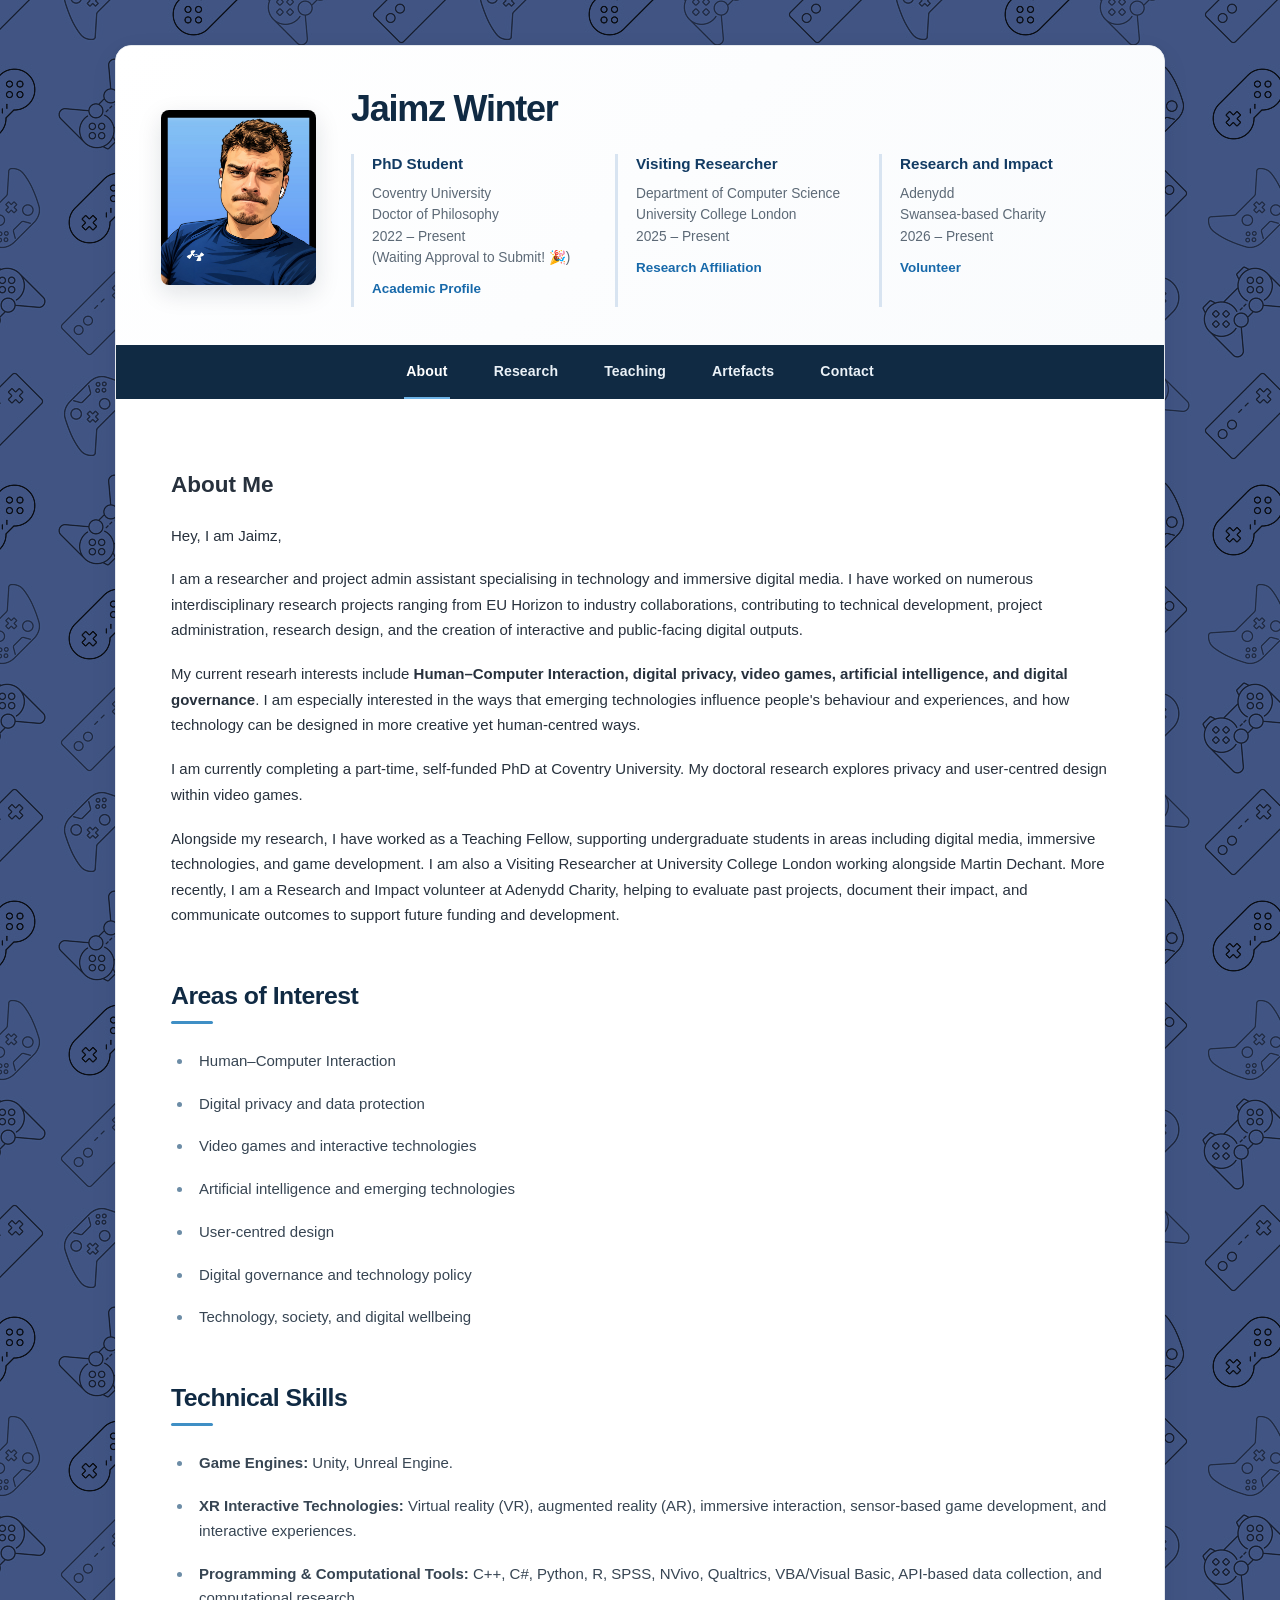
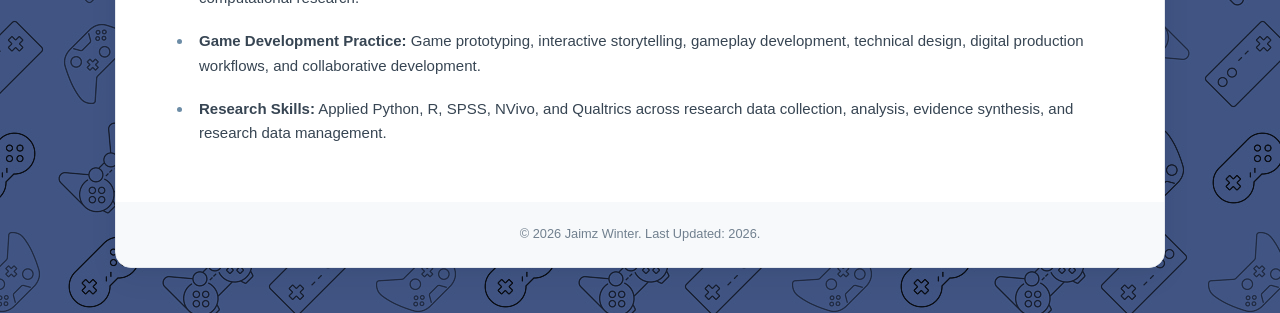
<file: index.html>
<!DOCTYPE html>
<html lang="en">
<head>
    <meta charset="UTF-8">
    <meta http-equiv="X-UA-Compatible" content="IE=edge">
    <meta name="viewport" content="width=device-width, initial-scale=1">

    <title>Jaimz Winter</title>

    <link rel="stylesheet" href="./Research.css">
</head>

<body class="preload">

<main>

    <!-- Navigation -->
    <header class="header-container">

        <nav class="header-nav-container">

            <input
                id="hamburger-menu"
                type="checkbox"
                class="header-nav-checkbox"
            >

            <label for="hamburger-menu" class="header-nav-label">
                <span class="hamburger">
                    <span class="icon-bar top-bar"></span>
                    <span class="icon-bar middle-bar"></span>
                    <span class="icon-bar bottom-bar"></span>
                </span>
            </label>

            <div class="header-nav-image-container">
                <img
                    src="images/profile.jpg"
                    alt="Profile picture of Jaimz Winter"
                >
            </div>

            <div class="header-nav-wrapper">
                        <a href="./index.html" class="active"> About</a>
                        <a href="./Research.html">Research </a>
                        <a href="./Teaching.html">Teaching</a>
                        <a href="./Artefacts.html">Artefacts</a>
                        <a href="./Contact.html">Contact</a>
                    </div>

        </nav>


            <!-- Header -->
                <div class="header-top-container">

                    <div class="header-top-image-container">
                        <img
                            src="images/profile.jpg"
                            alt="Profile Picture of Jaimz Winter"
                        >
                    </div>

                    <div class="header-top-content-container">

                        <h1>Jaimz Winter</h1>

                        <div class="header-affiliations-container">

                              <div class="affiliation-block">

                                <strong class="affiliation-title">
                                    PhD Student
                                </strong>

                                <p>
                                    Coventry University<br>
                                    Doctor of Philosophy<br>
                                    2022 – Present <br>
                                    (Waiting Approval to Submit! 🎉)
                                </p>

                                <p class="department-link">
                                    <a
                                        href="https://scholar.google.com/citations?user=lIaf_-cAAAAJ&hl=en"
                                        target="_blank"
                                        rel="noopener noreferrer"
                                    >
                                        Academic Profile
                                    </a>
                                </p>

                            </div>


                            <div class="affiliation-block">

                                <strong class="affiliation-title">
                                    Visiting Researcher
                                </strong>

                                <p>
                                    Department of Computer Science<br>
                                    University College London<br>
                                    2025 – Present
                                </p>

                              <p class="department-link">
                                    <a
                                        href="https://www.ucl.ac.uk/uclic/"
                                        target="_blank"
                                        rel="noopener noreferrer"
                                    >
                                        Research Affiliation
                                    </a>
                                </p>

                            </div>


                            <div class="affiliation-block">

                                <strong class="affiliation-title">
                                   Research and Impact 
                                </strong>

                                <p>
                                    Adenydd<br>
                                    Swansea-based Charity <br>
                                    2026 – Present
                                </p>

                                <p class="department-link">
                                    <a
                                        href="https://adenydd.org/"
                                        target="_blank"
                                        rel="noopener noreferrer"
                                    >
                                        Volunteer
                                    </a>
                                </p>

                            </div>

                        </div>

                    </div>

                </div>

            </header>


            

    <!-- About -->
    <div class="content-container">

        <section>

            <div class="about-top-container">

                <div class="about-top-text-container">
<h1 class="title">
                About Me
            </h1>
                    <p>
                        Hey, I am Jaimz, 
                    </p>

                    <p>
                        
    I am a researcher and project admin assistant specialising in technology and
                    immersive digital media. I have worked on numerous
                    interdisciplinary research projects ranging from EU
                    Horizon to industry collaborations, contributing to
                    technical development, project administration, research design, and the creation
                    of interactive and public-facing digital outputs.
                    <p>
                        My current researh interests include
                        <strong>Human–Computer Interaction, digital privacy,
                        video games, artificial intelligence, and digital
                        governance</strong>.
                        I am especially interested in the ways that emerging
                        technologies influence people's behaviour and
                        experiences, and how technology can be designed in
                        more creative yet human-centred ways.
                    </p>

                    <p>
                        I am currently completing a part-time, self-funded
                        PhD at Coventry University. My doctoral research
                        explores privacy and user-centred design within video
                        games.
                    </p>

                    <p>
                        Alongside my research, I have worked as a Teaching Fellow, supporting undergraduate students in areas including digital media, immersive technologies, and game development. I am also a Visiting Researcher at University College London working alongside Martin Dechant. More recently, I am a Research and Impact volunteer at Adenydd Charity, helping to evaluate past projects, document their impact, and communicate outcomes to support future funding and development. 
                </div>

            </div>


        </section>


        <!-- Interests -->
        <section>

            <h2 class="title">
                Areas of Interest
            </h2>

            <ul class="list">

                <li>
                    Human–Computer Interaction
                </li>

                <li>
                    Digital privacy and data protection
                </li>

                <li>
                    Video games and interactive technologies
                </li>

                <li>
                    Artificial intelligence and emerging technologies
                </li>

                <li>
                    User-centred design
                </li>

                <li>
                    Digital governance and technology policy
                </li>

                <li>
                    Technology, society, and digital wellbeing
                </li>

            </ul>

        </section>

    <!-- Interests -->
        <section>

        
<h2 class="title">
    Technical Skills
</h2>

<ul class="list">
    <li>
        <strong>Game Engines:</strong> Unity, Unreal Engine. 

    <li>
        <strong>XR Interactive Technologies:</strong> Virtual reality (VR), augmented reality (AR), immersive interaction, sensor-based game development, and interactive experiences.
    </li>

    <li>
        <strong>Programming & Computational Tools:</strong> C++, C#, Python, R, SPSS, NVivo, Qualtrics, VBA/Visual Basic, API-based data collection, and computational research.
    </li>

    <li>
        <strong>Game Development Practice:</strong> Game prototyping, interactive storytelling, gameplay development, technical design, digital production workflows, and collaborative development.
    </li>

  
<li>
    <strong>Research Skills:</strong> Applied Python, R, SPSS, NVivo, and Qualtrics across research data collection, analysis, evidence synthesis, and research data management.
</li>

</ul>
</div>
</section>

    <!-- Footer -->
    <footer class="footer">

     <p class="footer-text">
                    © 2026 Jaimz Winter.
                   
                    Last Updated: 2026.
                </p>
    </footer>

</main>

</body>
</html>
</file>
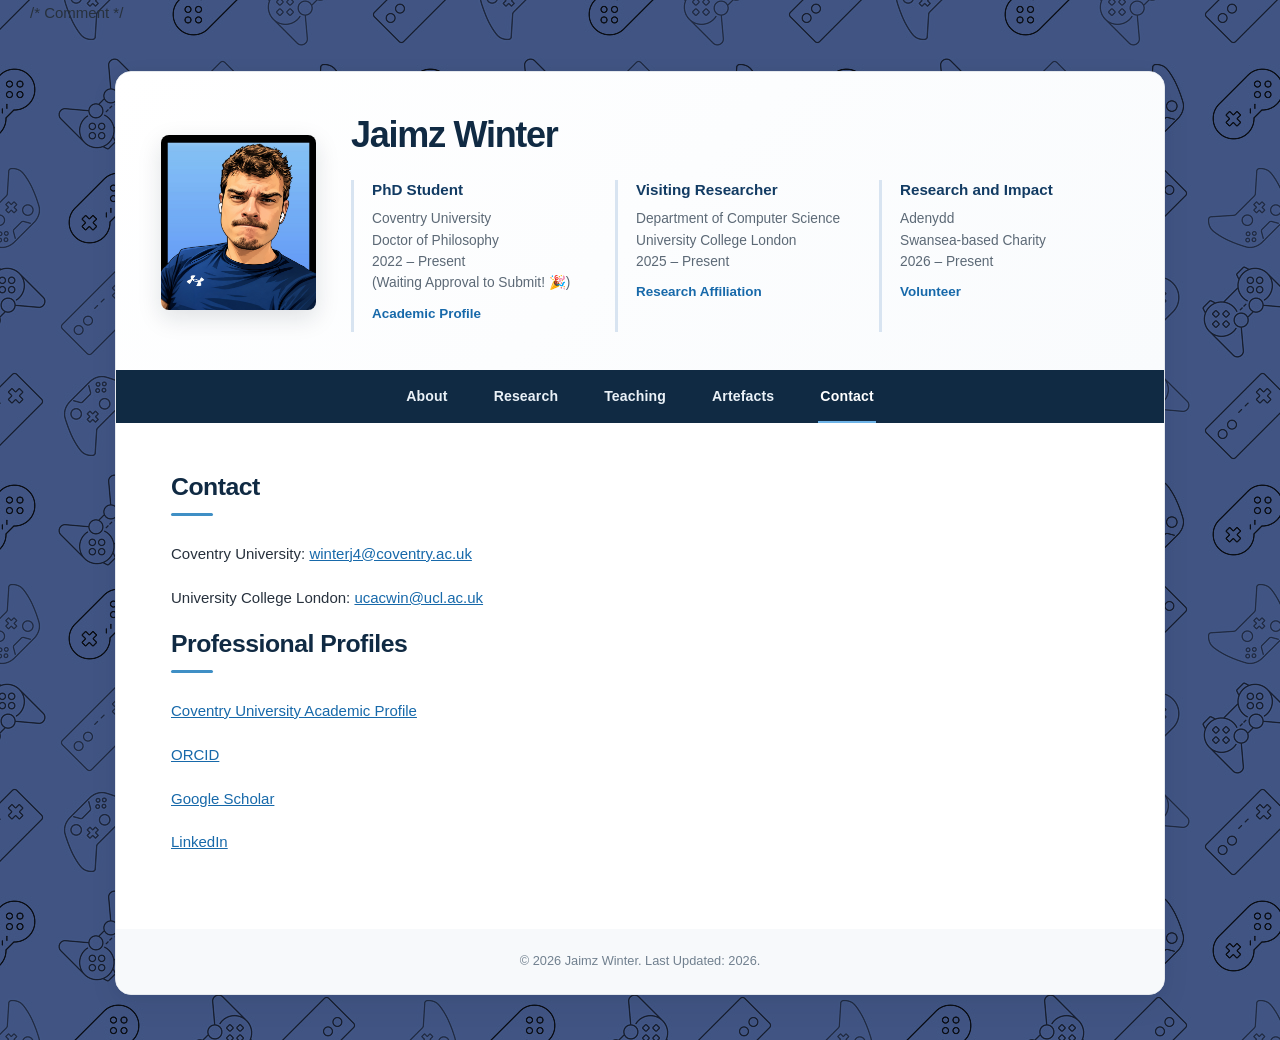
<file: Contact.html>
/* Comment */
<!DOCTYPE html>
<html lang="en">

<head>

    <meta charset="UTF-8">
    <meta http-equiv="X-UA-Compatible" content="IE=edge">
    <meta name="viewport" content="width=device-width, initial-scale=1">

    <title>Jaimz Winter — Contact</title>

    <link rel="stylesheet" href="./Index.css">

</head>


<body class="preload">

<main>


    <!-- =====================================================
         Header
         ===================================================== -->

    <header class="header-container">


        <!-- =================================================
             Navigation
             ================================================= -->

        <nav class="header-nav-container">

            <input
                id="hamburger-menu"
                type="checkbox"
                class="header-nav-checkbox"
            >

            <label
                for="hamburger-menu"
                class="header-nav-label"
            >

                <span class="hamburger">

                    <span class="icon-bar top-bar"></span>

                    <span class="icon-bar middle-bar"></span>

                    <span class="icon-bar bottom-bar"></span>

                </span>

            </label>


            <div class="header-nav-image-container">

                <img
                    src="images/profile.jpg"
                    alt="Profile picture of Jaimz Winter"
                >

            </div>


            <div class="header-nav-wrapper">

                <a href="./index.html">
                    About
                </a>

                <a href="./Research.html">
                    Research
                </a>

                <a href="./Teaching.html">
                    Teaching
                </a>

                <a href="./Artefacts.html">
                    Artefacts
                </a>

                <a
                    href="./Contact.html"
                    class="active"
                >
                    Contact
                </a>

            </div>

        </nav>


        <!-- =================================================
             Profile Header
             ================================================= -->

        <div class="header-top-container">


            <div class="header-top-image-container">

                <img
                    src="images/profile.jpg"
                    alt="Profile Picture of Jaimz Winter"
                >

            </div>


            <div class="header-top-content-container">


                <h1>
                    Jaimz Winter
                </h1>


                <div class="header-affiliations-container">


                    <!-- PhD Student -->

                    <div class="affiliation-block">

                        <strong class="affiliation-title">
                            PhD Student
                        </strong>

                        <p>
                            Coventry University<br>
                            Doctor of Philosophy<br>
                            2022 – Present <br>
                            (Waiting Approval to Submit! 🎉)
                        </p>

                        <p class="department-link">

                            <a
                                href="https://scholar.google.com/citations?user=lIaf_-cAAAAJ&hl=en"
                                target="_blank"
                                rel="noopener noreferrer"
                            >
                                Academic Profile
                            </a>

                        </p>

                    </div>


                    <!-- Visiting Researcher -->

                    <div class="affiliation-block">

                        <strong class="affiliation-title">
                            Visiting Researcher
                        </strong>

                        <p>
                            Department of Computer Science<br>
                            University College London<br>
                            2025 – Present
                        </p>

                        <p class="department-link">

                            <a
                                href="https://www.ucl.ac.uk/uclic/"
                                target="_blank"
                                rel="noopener noreferrer"
                            >
                                Research Affiliation
                            </a>

                        </p>

                    </div>


                    <!-- Research and Impact -->

                    <div class="affiliation-block">

                        <strong class="affiliation-title">
                            Research and Impact
                        </strong>

                        <p>
                            Adenydd<br>
                            Swansea-based Charity<br>
                            2026 – Present
                        </p>

                        <p class="department-link">

                            <a
                                href="https://adenydd.org/"
                                target="_blank"
                                rel="noopener noreferrer"
                            >
                                Volunteer
                            </a>

                        </p>

                    </div>


                </div>

            </div>

        </div>


    </header>


    <!-- =====================================================
         Main Content
         ===================================================== -->

    <div class="content-container">


        <!-- =================================================
             Contact
             ================================================= -->

        <section
            id="contact"
            class="contact-section"
        >

            <h2 class="title">
                Contact
            </h2>


            <div class="contact-info">


                <h3>
    
                </h3>

                <p>
Coventry University:
                    <a href="mailto:winterj4@coventry.ac.uk">
                     winterj4@coventry.ac.uk
                    </a>

                </p>

                   <p>
University College London: 
                    <a href="mailto: ucacwin@ucl.ac.uk">
                      ucacwin@ucl.ac.uk
                    </a>

                </p>



            </div>


        </section>
         <!-- Academic Profiles -->

         <section>

            <h2 class="title">
                Professional Profiles
            </h2>

            <p>
                <a
                    href="https://pureportal.coventry.ac.uk/en/persons/jaimz-stuart-winter"
                    target="_blank"
                    rel="noopener noreferrer"
                >
                    Coventry University Academic Profile
                </a>
            </p>

            <p>
                <a
                    href="https://orcid.org/0000-0002-9410-5545"
                    target="_blank"
                    rel="noopener noreferrer"
                >
                    ORCID
                </a>
            </p>

            <p>
                <a
                    href="https://scholar.google.com/citations?hl=en&user=lIaf_-cAAAAJ"
                    target="_blank"
                    rel="noopener noreferrer"
                >
                    Google Scholar
                </a>
            </p>

                 <p>

                    <a
                        href="https://www.linkedin.com/in/jaimz/"
                        target="_blank"
                        rel="noopener noreferrer"
                    >
                        LinkedIn
                    </a>

                </p>

        </section>

    </div>


    </div>


      <!-- Footer -->
            <footer class="footer">

                <p class="footer-text">
                    © 2026 Jaimz Winter.
                    Last Updated: 2026.
                </p>

            </footer>


</main>


</body>

</html>

</footer>
</file>
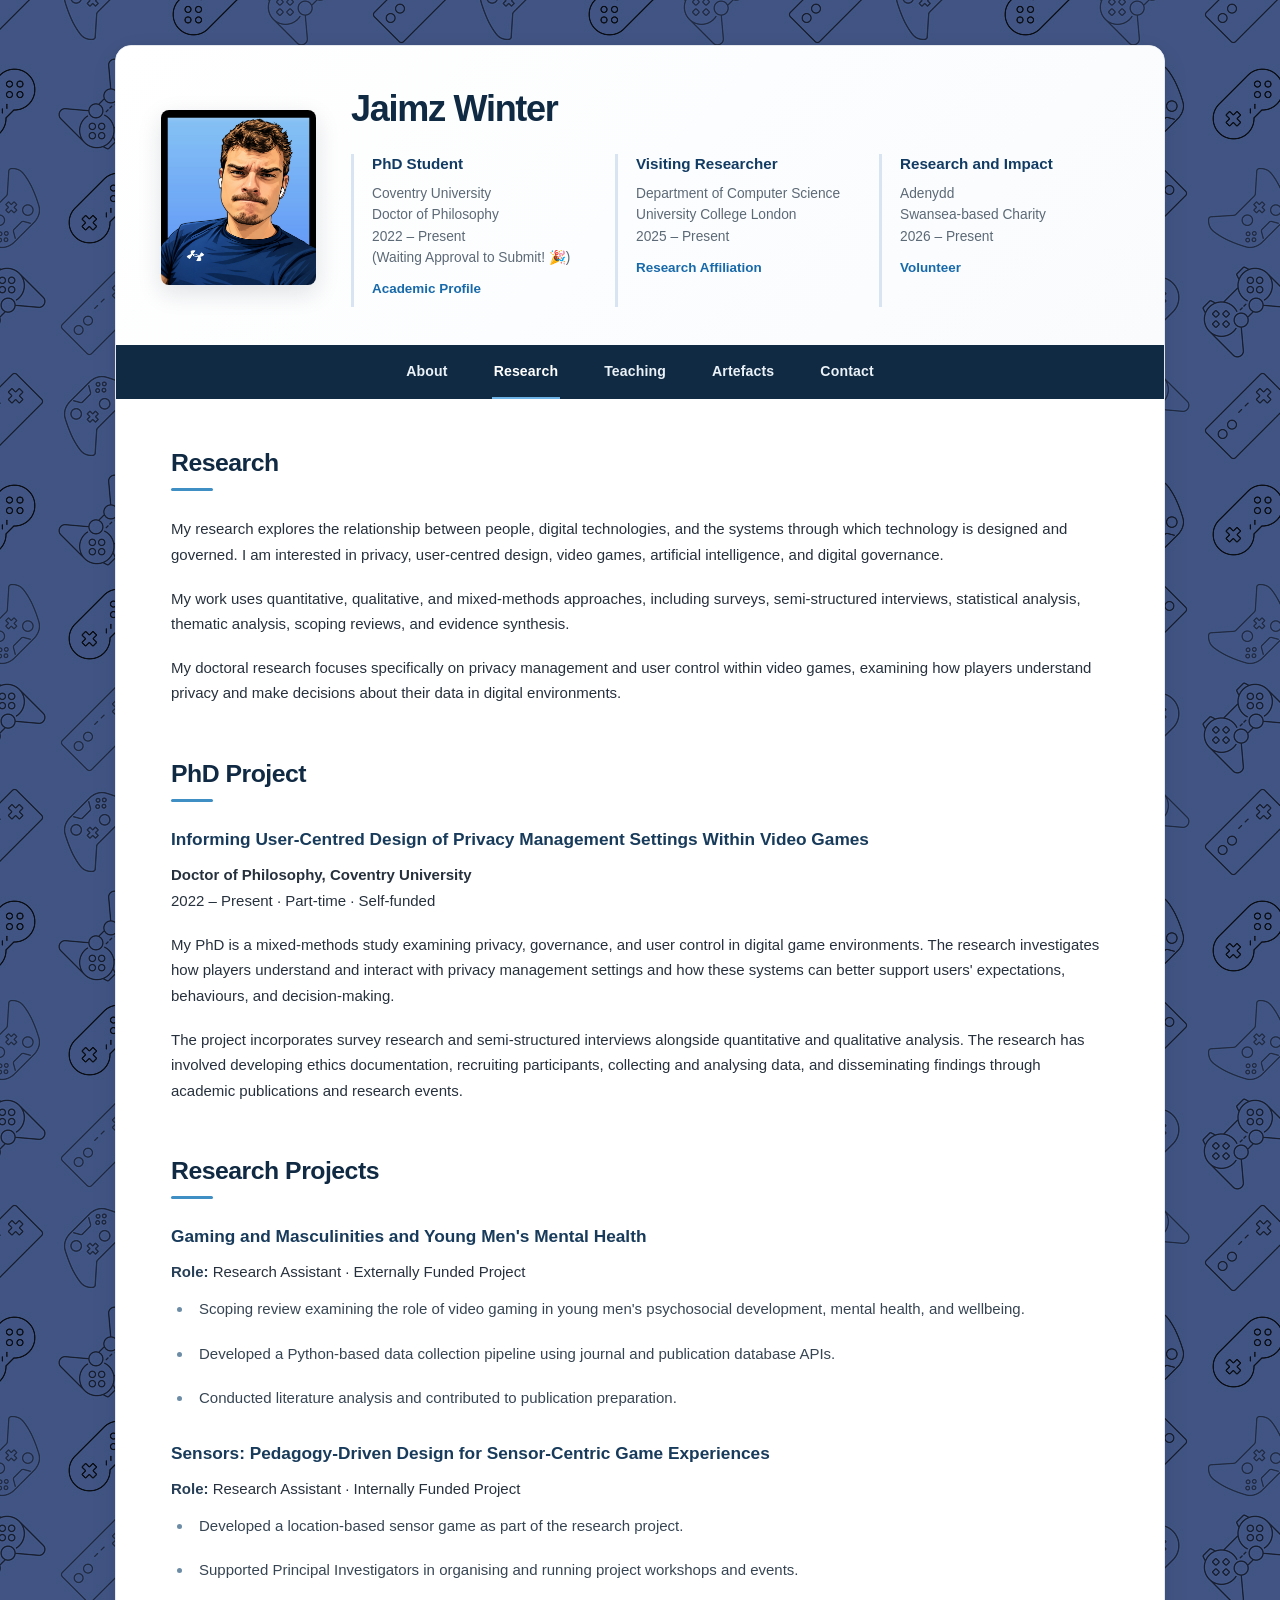
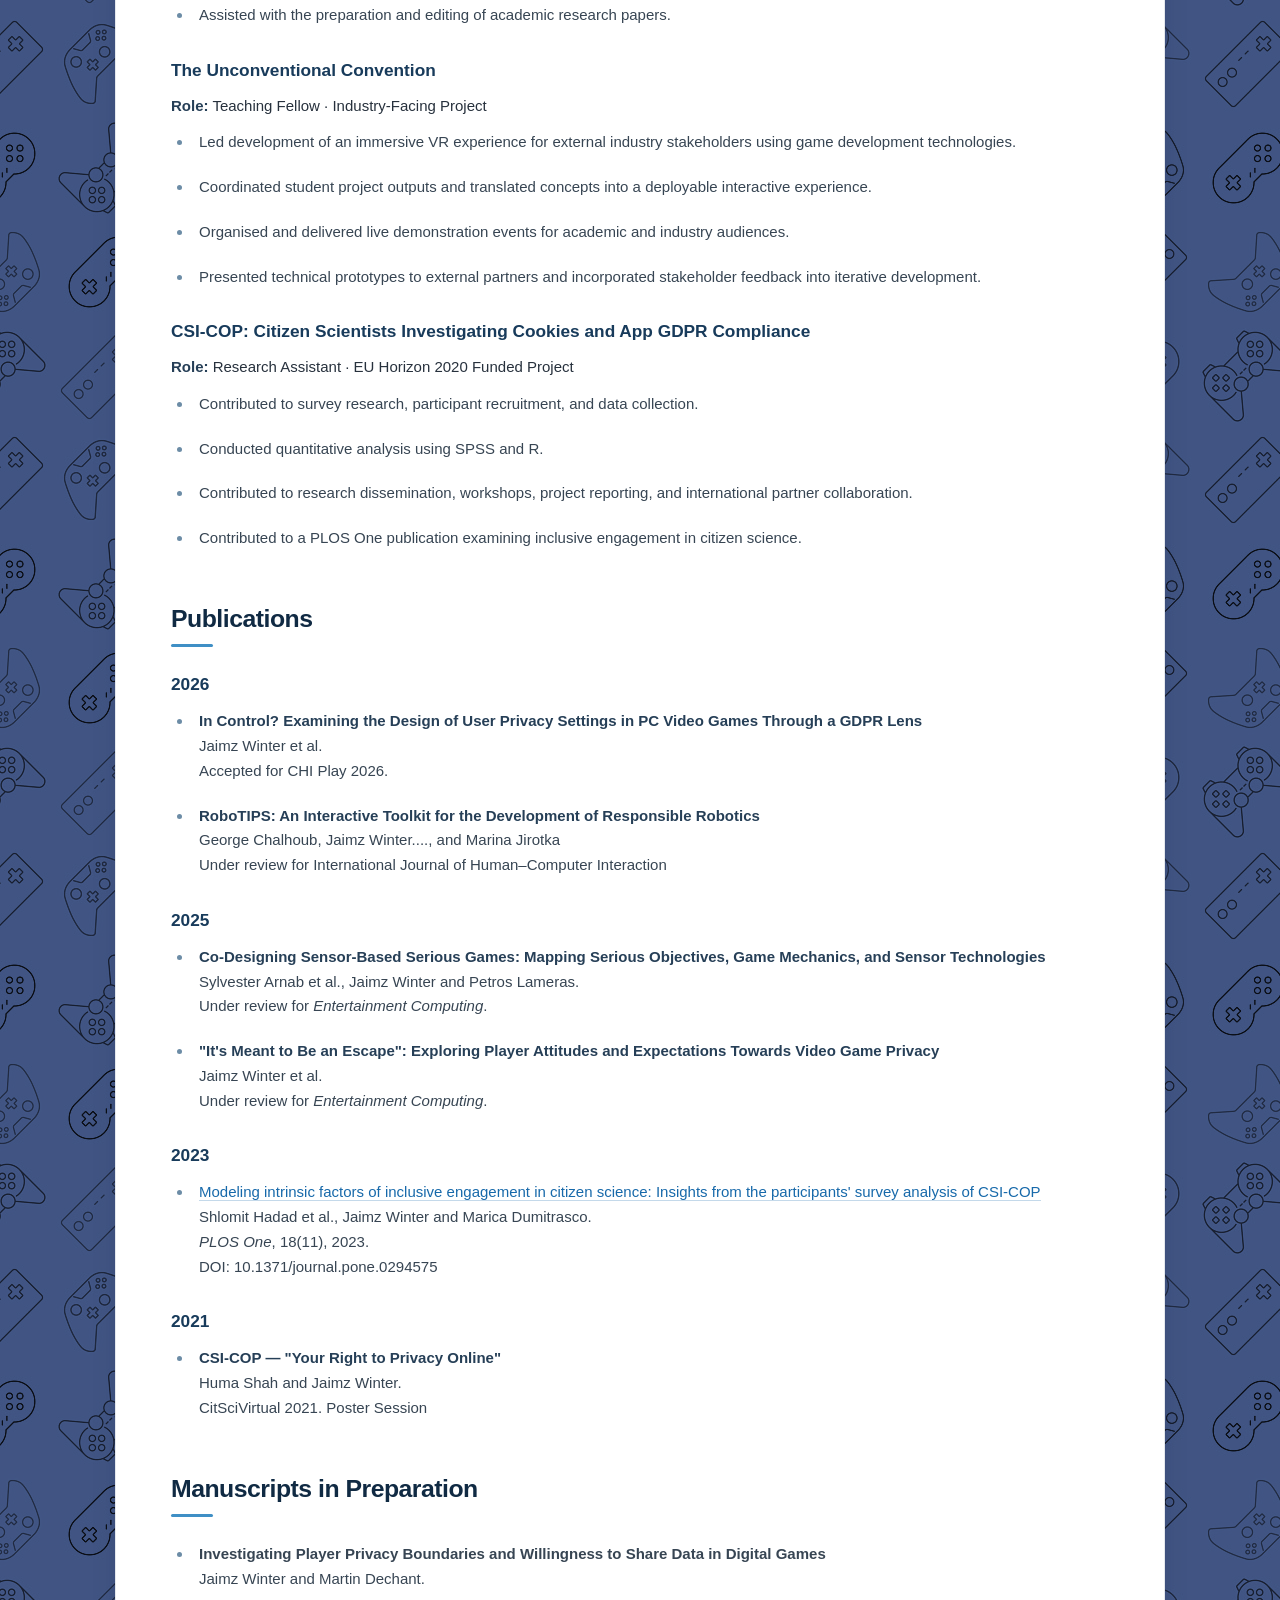
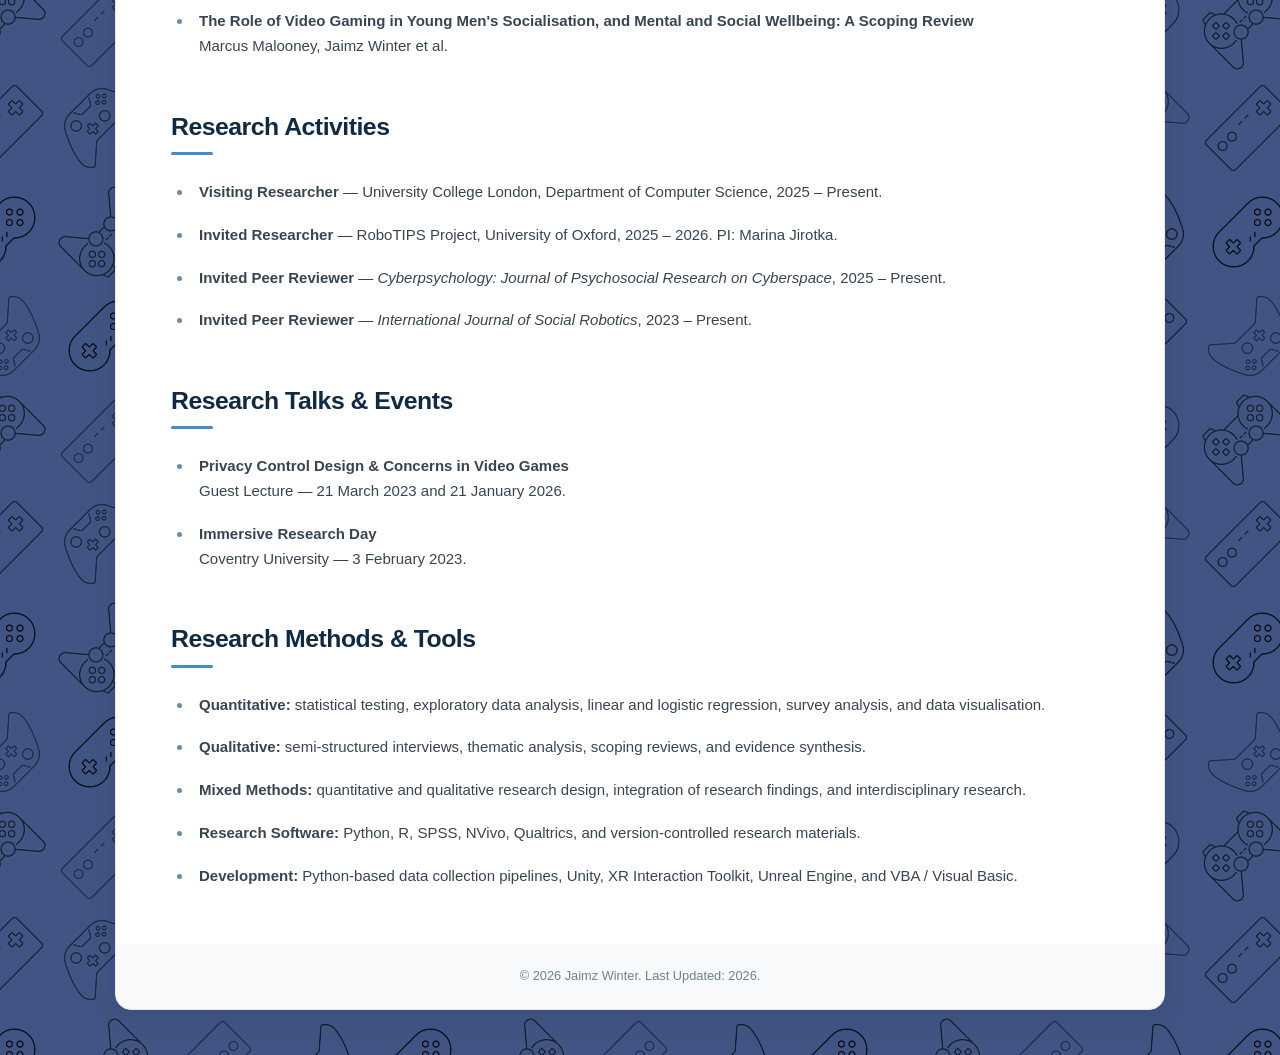
<file: Research.html>
<!DOCTYPE html>
<html lang="en">
    <head>
        <meta charset="UTF-8">
        <meta http-equiv="X-UA-Compatible" content="IE=edge">
        <meta name="viewport" content="width=device-width,initial-scale=1">

        <title>Jaimz Winter - Research</title>

        <link rel="stylesheet" href="./Research.css">
    </head>

    <body class="preload">

        <main>

            <!-- Navigation -->
            <header class="header-container">

                <nav class="header-nav-container">

                    <input
                        id="hamburger-menu"
                        type="checkbox"
                        class="header-nav-checkbox"
                    >

                    <label for="hamburger-menu" class="header-nav-label">
                        <span class="hamburger">
                            <span class="icon-bar top-bar"></span>
                            <span class="icon-bar middle-bar"></span>
                            <span class="icon-bar bottom-bar"></span>
                        </span>
                    </label>

                    <div class="header-nav-image-container">
                        <img
                            src="images/profile.jpg"
                            alt="Profile Picture of Jaimz Winter"
                        >
                    </div>

                    <div class="header-nav-wrapper">
                        <a href="./index.html">About</a>
                        <a href="./Research.html" class="active">Research</a>
                        <a href="./Teaching.html">Teaching</a>
                        <a href="./Artefacts.html">Artefacts</a>
                        <a href="./Contact.html">Contact</a>
                    </div>

                </nav>


               
            <!-- Header -->
                <div class="header-top-container">

                    <div class="header-top-image-container">
                        <img
                            src="images/profile.jpg"
                            alt="Profile Picture of Jaimz Winter"
                        >
                    </div>

                    <div class="header-top-content-container">

                        <h1>Jaimz Winter</h1>

                        <div class="header-affiliations-container">

                              <div class="affiliation-block">

                                <strong class="affiliation-title">
                                    PhD Student
                                </strong>

                                <p>
                                    Coventry University<br>
                                    Doctor of Philosophy<br>
                                    2022 – Present <br>
                                    (Waiting Approval to Submit! 🎉)
                                </p>

                                <p class="department-link">
                                    <a
                                        href="https://scholar.google.com/citations?user=lIaf_-cAAAAJ&hl=en"
                                        target="_blank"
                                        rel="noopener noreferrer"
                                    >
                                        Academic Profile
                                    </a>
                                </p>

                            </div>


                            <div class="affiliation-block">

                                <strong class="affiliation-title">
                                    Visiting Researcher
                                </strong>

                                <p>
                                    Department of Computer Science<br>
                                    University College London<br>
                                    2025 – Present
                                </p>

                              <p class="department-link">
                                    <a
                                        href="https://www.ucl.ac.uk/uclic/"
                                        target="_blank"
                                        rel="noopener noreferrer"
                                    >
                                        Research Affiliation
                                    </a>
                                </p>

                            </div>


                            <div class="affiliation-block">

                                <strong class="affiliation-title">
                                   Research and Impact 
                                </strong>

                                <p>
                                    Adenydd<br>
                                    Swansea-based Charity <br>
                                    2026 – Present
                                </p>

                                <p class="department-link">
                                    <a
                                        href="https://adenydd.org/"
                                        target="_blank"
                                        rel="noopener noreferrer"
                                    >
                                        Volunteer
                                    </a>
                                </p>

                            </div>

                        </div>

                    </div>

                </div>

            </header>



            <div class="content-container">


                <!-- Research Overview -->
                <section class="research-publications-container">

                    <h2 class="title">Research</h2>

                    <p>
                        My research explores the relationship between people,
                        digital technologies, and the systems through which
                        technology is designed and governed. I am
                        interested in privacy, user-centred design, video
                        games, artificial intelligence, and digital
                        governance.
                    </p>

                    <p>
                        My work uses quantitative, qualitative, and
                        mixed-methods approaches, including surveys,
                        semi-structured interviews, statistical analysis,
                        thematic analysis, scoping reviews, and evidence
                        synthesis.
                    </p>

                    <p>
                        My doctoral research focuses specifically on privacy
                        management and user control within video games,
                        examining how players understand privacy and make
                        decisions about their data in digital environments.
                    </p>

                </section>


                <!-- PhD Project -->
                <section class="research-publications-container">

                    <h2 class="title">PhD Project</h2>

                    <h3 class="subtitle">
                        Informing User-Centred Design of Privacy Management
                        Settings Within Video Games
                        
                    </h3>

                    <p>
                        <strong>Doctor of Philosophy, Coventry University</strong><br>
                        2022 – Present · Part-time · Self-funded
                    </p>

                    <p>
                        My PhD is a mixed-methods study examining privacy,
                        governance, and user control in digital game
                        environments. The research investigates how players
                        understand and interact with privacy management
                        settings and how these systems can better support
                        users' expectations, behaviours, and decision-making.
                    </p>

                    <p>
                        The project incorporates survey research and
                        semi-structured interviews alongside quantitative and
                        qualitative analysis. The research has involved
                        developing ethics documentation, recruiting
                        participants, collecting and analysing data, and
                        disseminating findings through academic publications
                        and research events.
                    </p>

                </section>


                <!-- Research Projects -->
                <section class="research-publications-container">

                    <h2 class="title">Research Projects</h2>


                    

                    <div class="yearly-container">

                        <h3 class="subtitle">
                            Gaming and Masculinities and Young Men's Mental
                            Health
                        </h3>


                                <strong>Role:</strong> Research Assistant ·
                                Externally Funded Project
                        <ul class="list">

                            
                              
                            <li>
                                Scoping review examining the role of video
                                gaming in young men's psychosocial
                                development, mental health, and wellbeing.
                            </li>

                            <li>
                                Developed a Python-based data collection
                                pipeline using journal and publication
                                database APIs.
                            </li>

                            <li>
                                Conducted literature analysis and contributed
                                to publication preparation.
                            </li>

                        </ul>

                    </div>

                    <div class="yearly-container">

    <h3 class="subtitle">
        Sensors: Pedagogy-Driven Design for Sensor-Centric Game Experiences
    </h3>


            <strong>Role:</strong> Research Assistant ·
            Internally Funded Project
    <ul class="list">

    
        

        <li>
            Developed a location-based sensor game as part of the research project.
        </li>

        <li>
            Supported Principal Investigators in organising and running
            project workshops and events.
        </li>

        <li>
            Assisted with the preparation and editing of academic research papers.
        </li>

    </ul>

</div>


<div class="yearly-container">

    <h3 class="subtitle">
        The Unconventional Convention
    </h3>
        <strong>Role:</strong> Teaching Fellow ·
            Industry-Facing Project

    <ul class="list">


        <li>
            Led development of an immersive VR experience for external
            industry stakeholders using game development technologies.
        </li>

        <li>
            Coordinated student project outputs and translated concepts
            into a deployable interactive experience.
        </li>

        <li>
            Organised and delivered live demonstration events for academic
            and industry audiences.
        </li>

        <li>
            Presented technical prototypes to external partners and
            incorporated stakeholder feedback into iterative development.
        </li>

    </ul>

</div>

                    <div class="yearly-container">

                        <h3 class="subtitle">
                            CSI-COP: Citizen Scientists Investigating Cookies
                            and App GDPR Compliance
                        </h3>
                          <strong>Role:</strong> Research Assistant ·
                                EU Horizon 2020 Funded Project

                        <ul class="list">


                            <li>
                                Contributed to survey research, participant
                                recruitment, and data collection.
                            </li>

                            <li>
                                Conducted quantitative analysis using SPSS
                                and R.
                            </li>

                            <li>
                                Contributed to research dissemination,
                                workshops, project reporting, and
                                international partner collaboration.
                            </li>

                            <li>
                                Contributed to a PLOS One publication
                                examining inclusive engagement in citizen
                                science.
                            </li>

                        </ul>

                    </div>

                </section>


                <!-- Publications -->
                <section class="research-publications-container">

                    <h2 class="title">Publications</h2>


                    <div class="yearly-container">

                        <h3 class="subtitle">2026</h3>

                        <ul class="list">

                            <li>
                                <strong>
                                    In Control? Examining the Design of User
                                    Privacy Settings in PC Video Games
                                    Through a GDPR Lens
                                </strong>
                                <br>
                                Jaimz Winter et al.
                                <br>
                                Accepted for CHI Play 2026.
                            </li>

                             <li>
                                <strong>
                                    RoboTIPS: An Interactive Toolkit for the Development of Responsible Robotics
                                </strong>
                                <br>
                                George Chalhoub, Jaimz Winter...., and Marina Jirotka
                                <br>
                               Under review for International Journal of Human–Computer Interaction
                            </li>
                        </ul>

                    </div>


                    <div class="yearly-container">

                        <h3 class="subtitle">2025</h3>

                        <ul class="list">

                            <li>
                                <strong>
                                    Co-Designing Sensor-Based Serious Games:
                                    Mapping Serious Objectives, Game Mechanics,
                                    and Sensor Technologies
                                </strong>
                                <br>
                                Sylvester Arnab et al., Jaimz Winter and
                                Petros Lameras.
                                <br>
                                Under review for <em>Entertainment Computing</em>.
                            </li>

                            <li>
                                <strong>
                                    "It's Meant to Be an Escape": Exploring
                                    Player Attitudes and Expectations Towards
                                    Video Game Privacy
                                </strong>
                                <br>
                                Jaimz Winter et al.
                                <br>
                                Under review for <em>Entertainment Computing</em>.
                            </li>

                        </ul>

                    </div>


                    <div class="yearly-container">

                        <h3 class="subtitle">2023</h3>

                        <ul class="list">

                            <li>
                                <a
                                    target="_blank"
                                    rel="noopener noreferrer"
                                    href="https://doi.org/10.1371/journal.pone.0294575"
                                >
                                    Modeling intrinsic factors of inclusive
                                    engagement in citizen science: Insights
                                    from the participants' survey analysis of
                                    CSI-COP
                                </a>
                                <br>
                                Shlomit Hadad et al., Jaimz Winter and
                                Marica Dumitrasco.
                                <br>
                                <em>PLOS One</em>, 18(11), 2023.
                                <br>
                                DOI:
                                10.1371/journal.pone.0294575
                            </li>

                        </ul>

                    </div>


                    <div class="yearly-container">

                        <h3 class="subtitle">2021</h3>

                        <ul class="list">

                            <li>
                                <strong>
                                    CSI-COP — "Your Right to Privacy Online"
                                </strong>
                                <br>
                                Huma Shah and Jaimz Winter.
                                <br>
                                CitSciVirtual 2021. Poster Session
                            </li>

                        </ul>

                    </div>

                </section>


                <!-- Work in Progress -->
                <section class="research-publications-container">

                    <h2 class="title">Manuscripts in Preparation</h2>

                    <ul class="list">

                        <li>
                            <strong>
                                Investigating Player Privacy Boundaries and
                                Willingness to Share Data in Digital Games
                            </strong>
                            <br>
                            Jaimz Winter and Martin Dechant.
                        </li>

                        <li>
                            <strong>
                                The Role of Video Gaming in Young Men's
                                Socialisation, and Mental and Social Wellbeing:
                                A Scoping Review
                            </strong>
                            <br>
                            Marcus Malooney, Jaimz Winter et al.
                        </li>

                    </ul>

                </section>


                <!-- Research Activities -->
                <section class="research-publications-container">

                    <h2 class="title">Research Activities</h2>

                    <ul class="list">

                        <li>
                            <strong>Visiting Researcher</strong> —
                            University College London, Department of Computer
                            Science, 2025 – Present.
                        </li>

                        <li>
                            <strong>Invited Researcher</strong> —
                            RoboTIPS Project, University of Oxford,
                            2025 – 2026.
                            PI: Marina Jirotka.
                        </li>

                        <li>
                            <strong>Invited Peer Reviewer</strong> —
                            <em>Cyberpsychology: Journal of Psychosocial
                            Research on Cyberspace</em>, 2025 – Present.
                        </li>

                        <li>
                            <strong>Invited Peer Reviewer</strong> —
                            <em>International Journal of Social Robotics</em>,
                            2023 – Present.
                        </li>

                    </ul>

                </section>


                <!-- Research Talks -->
                <section class="research-publications-container">

                    <h2 class="title">Research Talks &amp; Events</h2>

                    <ul class="list">

                        <li>
                            <strong>
                                Privacy Control Design &amp; Concerns in Video
                                Games
                            </strong>
                            <br>
                            Guest Lecture — 21 March 2023 and
                            21 January 2026.
                        </li>

                        <li>
                            <strong>
                                Immersive Research Day
                            </strong>
                            <br>
                            Coventry University — 3 February 2023.
                        </li>

                    </ul>

                </section>


                <!-- Research Skills -->
                <section class="research-publications-container">

                    <h2 class="title">Research Methods &amp; Tools</h2>

                    <ul class="list">

                        <li>
                            <strong>Quantitative:</strong>
                            statistical testing, exploratory data analysis,
                            linear and logistic regression, survey analysis,
                            and data visualisation.
                        </li>

                        <li>
                            <strong>Qualitative:</strong>
                            semi-structured interviews, thematic analysis,
                            scoping reviews, and evidence synthesis.
                        </li>

                        <li>
                            <strong>Mixed Methods:</strong>
                            quantitative and qualitative research design,
                            integration of research findings, and
                            interdisciplinary research.
                        </li>

                        <li>
                            <strong>Research Software:</strong>
                            Python, R, SPSS, NVivo, Qualtrics, and
                            version-controlled research materials.
                        </li>

                        <li>
                            <strong>Development:</strong>
                            Python-based data collection pipelines, Unity,
                            XR Interaction Toolkit, Unreal Engine, and VBA /
                            Visual Basic.
                        </li>

                    </ul>

                </section>


            </div>


            <!-- Footer -->
            <footer class="footer">

                <p class="footer-text">
                    © 2026 Jaimz Winter.
                   
                    Last Updated: 2026.
                </p>

            </footer>


            <script>
                document.addEventListener('DOMContentLoaded', function() {
                    document.querySelector('body').classList.remove('preload');
                });
            </script>

        </main>

    </body>
</html>
   </footer>
</file>
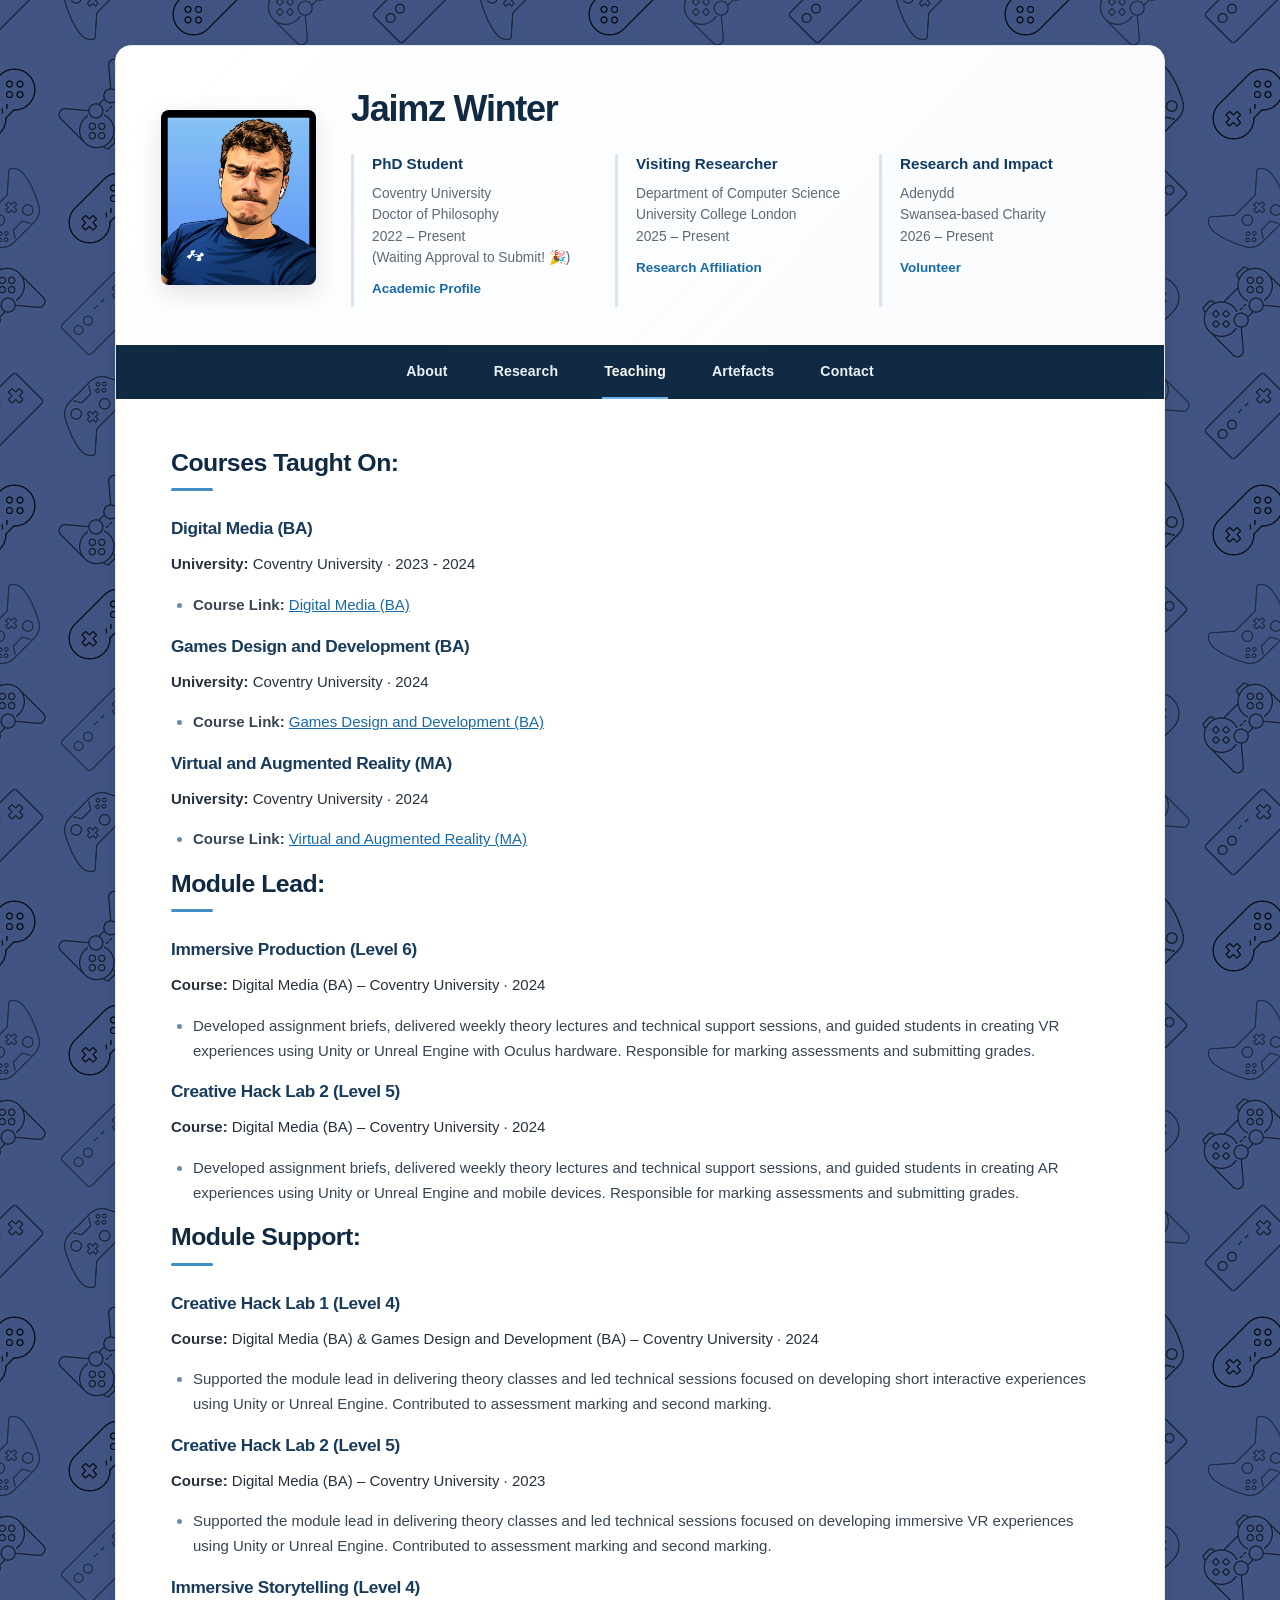
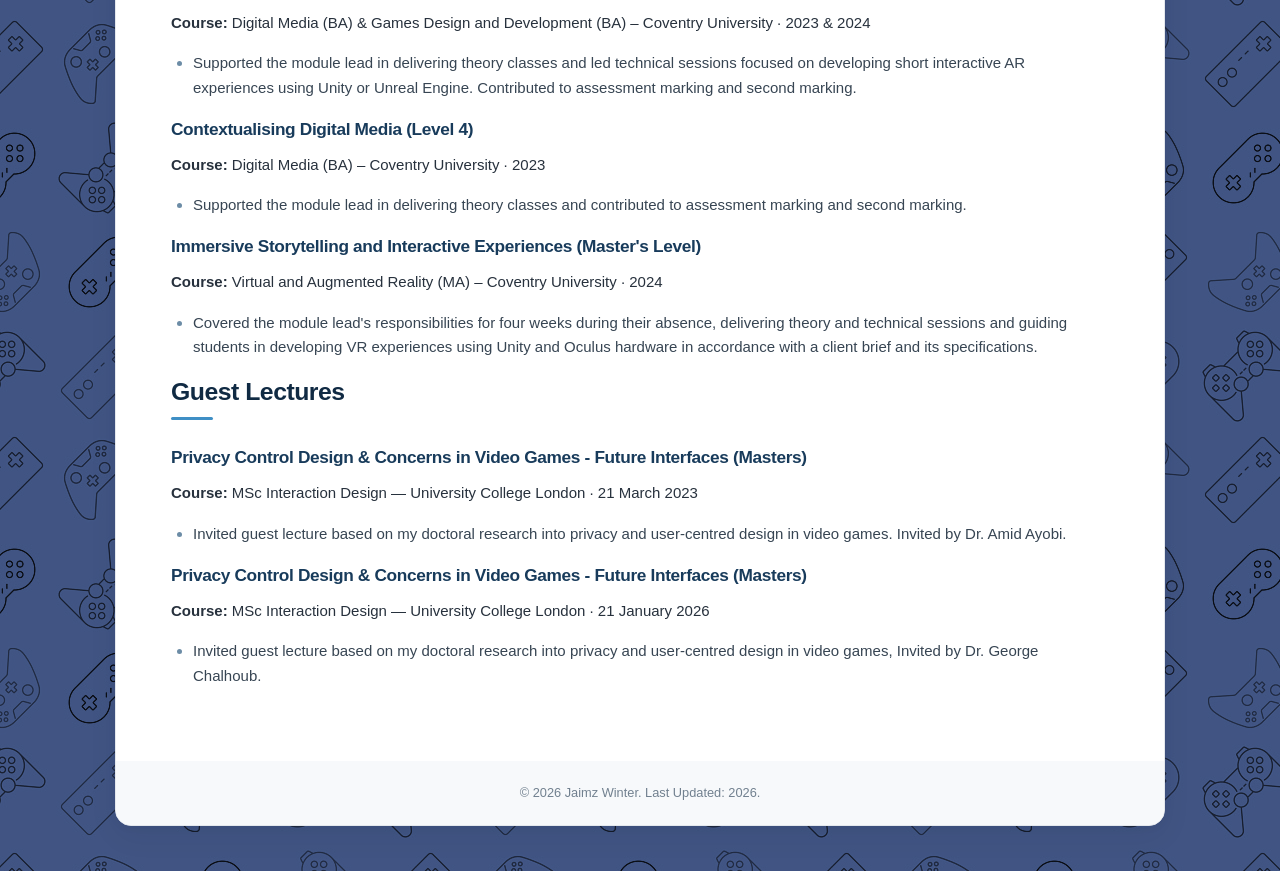
<file: Teaching.html>
<!DOCTYPE html>
<html lang="en">

<head>

    <meta charset="UTF-8">
    <meta http-equiv="X-UA-Compatible" content="IE=edge">
    <meta name="viewport" content="width=device-width, initial-scale=1">

    <title>Jaimz Winter — Teaching</title>

    <link rel="stylesheet" href="./Index.css">

</head>


<body class="preload">

<main>


    <!-- =====================================================
         Header
         ===================================================== -->

    <header class="header-container">


        <!-- =================================================
             Navigation
             ================================================= -->

        <nav class="header-nav-container">

            <input
                id="hamburger-menu"
                type="checkbox"
                class="header-nav-checkbox"
            >

            <label
                for="hamburger-menu"
                class="header-nav-label"
            >

                <span class="hamburger">

                    <span class="icon-bar top-bar"></span>

                    <span class="icon-bar middle-bar"></span>

                    <span class="icon-bar bottom-bar"></span>

                </span>

            </label>


            <div class="header-nav-image-container">

                <img
                    src="images/profile.jpg"
                    alt="Profile picture of Jaimz Winter"
                >

            </div>


            <div class="header-nav-wrapper">

                <a href="./index.html">
                    About
                </a>

                <a href="./Research.html">
                    Research
                </a>

                <a href="./Teaching.html"  class="active">
                    Teaching
                </a>

                <a href="./Artefacts.html">
                    Artefacts
                </a>

                <a
                    href="./Contact.html"
            
                >
                    Contact
                </a>

            </div>

        </nav>


        <!-- =================================================
             Profile Header
             ================================================= -->

        <div class="header-top-container">


            <div class="header-top-image-container">

                <img
                    src="images/profile.jpg"
                    alt="Profile Picture of Jaimz Winter"
                >

            </div>


            <div class="header-top-content-container">


                <h1>
                    Jaimz Winter
                </h1>


                <div class="header-affiliations-container">


                    <!-- PhD Student -->

                    <div class="affiliation-block">

                        <strong class="affiliation-title">
                            PhD Student
                        </strong>

                        <p>
                            Coventry University<br>
                            Doctor of Philosophy<br>
                            2022 – Present <br>
                            (Waiting Approval to Submit! 🎉)
                        </p>

                        <p class="department-link">

                            <a
                                href="https://scholar.google.com/citations?user=lIaf_-cAAAAJ&hl=en"
                                target="_blank"
                                rel="noopener noreferrer"
                            >
                                Academic Profile
                            </a>

                        </p>

                    </div>


                    <!-- Visiting Researcher -->

                    <div class="affiliation-block">

                        <strong class="affiliation-title">
                            Visiting Researcher
                        </strong>

                        <p>
                            Department of Computer Science<br>
                            University College London<br>
                            2025 – Present
                        </p>

                        <p class="department-link">

                            <a
                                href="https://www.ucl.ac.uk/uclic/"
                                target="_blank"
                                rel="noopener noreferrer"
                            >
                                Research Affiliation
                            </a>

                        </p>

                    </div>


                    <!-- Research and Impact -->

                    <div class="affiliation-block">

                        <strong class="affiliation-title">
                            Research and Impact
                        </strong>

                        <p>
                            Adenydd<br>
                            Swansea-based Charity<br>
                            2026 – Present
                        </p>

                        <p class="department-link">

                            <a
                                href="https://adenydd.org/"
                                target="_blank"
                                rel="noopener noreferrer"
                            >
                                Volunteer
                            </a>

                        </p>

                    </div>


                </div>

            </div>

        </div>


    </header>


    <!-- =====================================================
         Main Content
         ===================================================== -->

    <div class="content-container">

        <section
            id="contact"
            class="contact-section"
        >

            <h2 class="title">
                Courses Taught On:
            </h2>

             <div class="yearly-container">

<h3 class="subtitle">
    Digital Media (BA)
</h3>

<strong>University:</strong> Coventry University · 2023 - 2024

<ul class="list">
    <li>
          <strong>Course Link:</strong> <a href="https://www.coventry.ac.uk/course-structure/ug/fah/digital-media-ba-hons/" class="link" target="_blank" rel="noopener noreferrer">  Digital Media (BA) </a>
    </li>
</ul>

<h3 class="subtitle">
    Games Design and Development (BA)
</h3>

<strong>University:</strong> Coventry University · 2024

<ul class="list">
    <li>
          <strong>Course Link:</strong> <a href="https://www.coventry.ac.uk/course-structure/ug/fah/games-design-and-development-ba/?term=2026-27" class="link" target="_blank" rel="noopener noreferrer"> Games Design and Development (BA) </a>
    </li>
</ul>

<h3 class="subtitle">
    Virtual and Augmented Reality (MA)
</h3>

<strong>University:</strong> Coventry University · 2024

<ul class="list">
    <li>
          <strong>Course Link:</strong> <a href="https://www.coventry.ac.uk/course-structure/pg/cas/immersive-and-virtual-media-ma/?term=2026-27&_gl=1*xi0u0o*_up*MQ..*_ga*MTY3NjE2MDE2MS4xNzkxOTAxOTA0*_ga_7VZC8X705P*czE3OTE5MDE5MDMkbzEkZzAkdDE3OTE5MDE5MDMkajYwJGwwJGgw*_ga_2LG4LME95N*czE3OTE5MDE5MDMkbzEkZzEkdDE3OTE5MDE5MDMkajYwJGwwJGgxNzg4NzQ5Mzgw*_ga_LJPXFS1LDK*czE3OTE5MDE5MDMkbzEkZzEkdDE3OTE5MDE5MDMkajYwJGwwJGgw" class="link" target="_blank" rel="noopener noreferrer"> Virtual and Augmented Reality (MA) </a>
    </li>
</ul>


</section>



 <section
            id="contact"
            class="contact-section"
        >

            <h2 class="title">
                Module Lead:
            </h2>

             <div class="yearly-container">

<h3 class="subtitle">
    Immersive Production (Level 6)
</h3>

<strong>Course:</strong> Digital Media (BA) – Coventry University · 2024

<ul class="list">
    <li>
        Developed assignment briefs, delivered weekly theory lectures and technical support sessions, and guided students in creating VR experiences using Unity or Unreal Engine with Oculus hardware. Responsible for marking assessments and submitting grades.
    </li>
</ul>

<h3 class="subtitle">
    Creative Hack Lab 2 (Level 5)
</h3>

<strong>Course:</strong> Digital Media (BA) – Coventry University · 2024

<ul class="list">
    <li>
        Developed assignment briefs, delivered weekly theory lectures and technical support sessions, and guided students in creating AR experiences using Unity or Unreal Engine and mobile devices. Responsible for marking assessments and submitting grades.
    </li>
</ul>

</section>

<section
            id="contact"
            class="contact-section"
        >

 <h2 class="title">
                Module Support:
            </h2>

             <div class="yearly-container"></div>
<h3 class="subtitle">
    Creative Hack Lab 1 (Level 4)
</h3>

<strong>Course:</strong> Digital Media (BA) & Games Design and Development (BA) – Coventry University · 2024

<ul class="list">
    <li>
        Supported the module lead in delivering theory classes and led technical sessions focused on developing short interactive experiences using Unity or Unreal Engine. Contributed to assessment marking and second marking.
    </li>
</ul>

<h3 class="subtitle">
    Creative Hack Lab 2 (Level 5)
</h3>

<strong>Course:</strong> Digital Media (BA) – Coventry University · 2023

<ul class="list">
    <li>
        Supported the module lead in delivering theory classes and led technical sessions focused on developing immersive VR experiences using Unity or Unreal Engine. Contributed to assessment marking and second marking.
    </li>
</ul>

<h3 class="subtitle">
    Immersive Storytelling (Level 4)
</h3>

<strong>Course:</strong> Digital Media (BA) & Games Design and Development (BA) – Coventry University · 2023 &amp; 2024

<ul class="list">
    <li>
        Supported the module lead in delivering theory classes and led technical sessions focused on developing short interactive AR experiences using Unity or Unreal Engine. Contributed to assessment marking and second marking.
    </li>
</ul>

<h3 class="subtitle">
    Contextualising Digital Media (Level 4)
</h3>

<strong>Course:</strong> Digital Media (BA) – Coventry University · 2023

<ul class="list">
    <li>
        Supported the module lead in delivering theory classes and contributed to assessment marking and second marking.
    </li>
</ul>

<h3 class="subtitle">
    Immersive Storytelling and Interactive Experiences (Master's Level)
</h3>

<strong>Course:</strong> Virtual and Augmented Reality (MA) – Coventry University · 2024

<ul class="list">
    <li>
        Covered the module lead's responsibilities for four weeks during their absence, delivering theory and technical sessions and guiding students in developing VR experiences using Unity and Oculus hardware in accordance with a client brief and its specifications.
    </li>
</ul>


        </section>



        <section
            id="contact"
            class="contact-section"
        >

            <h2 class="title">
                Guest Lectures
            </h2>

             <div class="yearly-container">

 <h3 class="subtitle">
    Privacy Control Design & Concerns in Video Games - Future Interfaces (Masters)
</h3>

<strong>Course:</strong> MSc Interaction Design — University College London · 21 March 2023

<ul class="list">
    <li>Invited guest lecture based on my doctoral research into privacy and user-centred design in video games. Invited by Dr. Amid Ayobi.</li>
</ul>

<h3 class="subtitle">
    Privacy Control Design & Concerns in Video Games - Future Interfaces (Masters)
</h3>

<strong>Course:</strong> MSc Interaction Design — University College London · 21 January 2026

<ul class="list">
    <li>Invited guest lecture based on my doctoral research into privacy and user-centred design in video games, Invited by Dr. George Chalhoub.</li>

    
</ul>




        </section>

    </div>



      <!-- Footer -->
            <footer class="footer">

                <p class="footer-text">
                    © 2026 Jaimz Winter.
                    Last Updated: 2026.
                </p>







            </footer>





</main>


</body>

</html>

</footer>
</file>
<file: Research.css>
/* =========================================================
   Jaimz Winter — Research Website
   Refined Academic Theme
   ========================================================= */


/* =========================================================
   Global
   ========================================================= */

* {
    box-sizing: border-box;
}

html {
    scroll-behavior: smooth;
}

body {
    margin: 0;
    padding: 0 30px;

    background:  url("images/background.png");
    color: #27313d;

    font-family:
        Inter,
        -apple-system,
        BlinkMacSystemFont,
        "Segoe UI",
        Helvetica,
        Arial,
        sans-serif;

    font-size: 15px;
    font-weight: 400;
    line-height: 1.7;

    overflow-x: hidden;
}

body.preload * {
    transition: none !important;
}


/* =========================================================
   Main Container
   ========================================================= */

main {
    width: 100%;
    max-width: 1050px;

    margin: 45px auto;

    background: #ffffff;

    border: 1px solid #e4e8ed;
    border-radius: 16px;

    box-shadow:
        0 10px 30px rgba(15, 32, 50, 0.06),
        0 2px 8px rgba(15, 32, 50, 0.04);

    overflow: hidden;
}

@media (max-width: 768px) {
    body {
        padding: 0;
        background: #ffffff;
    }

    main {
        margin: 0;
        border: none;
        border-radius: 0;
        box-shadow: none;
    }
}



/* =========================================================
   Header
   ========================================================= */

.header-container {
    display: flex;
    flex-direction: column;
}


/* =========================================================
   Profile Header
   ========================================================= */
/* =========================================================
   Header
   ========================================================= */

.header-container {
    display: flex;
    flex-direction: column;
}


/* =========================================================
   Profile Header
   ========================================================= */

.header-top-container {
    width: 100%;

    display: flex;
    flex-direction: row;
    align-items: center;

    gap: 35px;

    padding: 42px 45px 38px;

    background:
        linear-gradient(
            135deg,
            #ffffff 0%,
            #f9fbfd 100%
        );

    order: 1;
}

.header-top-image-container {
    flex-shrink: 0;
}

.header-top-image-container > img {
    width: 155px;
    height: 175px;

    object-fit: cover;

    border-radius: 8px;
    border: none;

    box-shadow: 0 8px 25px rgba(15, 32, 50, 0.13);

    display: block;
}

.header-top-content-container {
    flex: 1;

    display: flex;
    flex-direction: column;
}

.header-top-content-container > h1 {
    margin: 0 0 0px;

    color: #102a43;

    font-size: 2.25rem;
    font-weight: 650;

    line-height: 1.15;

    letter-spacing: -0.035em;

      padding-bottom: 25px;
}



/* =========================================================
   Affiliations
   ========================================================= */

.header-top-content-container .header-affiliations-container {
    display: grid;

    grid-template-columns:
        repeat(3, minmax(0, 1fr));

    gap: 24px;
}

.affiliation-block {
    padding-left: 18px;

    border-left: 3px solid #d8e4f1;
}

.header-top-content-container
.header-affiliations-container
.affiliation-block
.affiliation-title {
    display: block;

    margin: 0 0 8px;

    color: #123b63;

    font-size: 0.95rem;
    font-weight: 650;

    line-height: 1.35;

    text-decoration: none;
}

.header-top-content-container
.header-affiliations-container
.affiliation-block
.affiliation-title:hover {
    color: #1769aa;
}

.header-top-content-container
.header-affiliations-container
.affiliation-block
p {
    margin: 0 0 7px;

    color: #5c6976;

    font-size: 0.86rem;
    line-height: 1.55;
}

.header-top-content-container
.header-affiliations-container
.affiliation-block
.department-link {
    margin-top: 10px;
}

.header-top-content-container
.header-affiliations-container
.affiliation-block
.department-link
a {
    color: #1769aa;

    font-size: 0.84rem;
    font-weight: 550;

    text-decoration: none;
}

.header-top-content-container
.header-affiliations-container
.affiliation-block
.department-link
a:hover {
    text-decoration: underline;
}


/* =========================================================
   Navigation
   ========================================================= */

.header-nav-container {
    order: 2;

    position: relative;

    background: #102a43;

    z-index: 1000;
}

.header-nav-wrapper {
    display: flex;

    align-items: center;
    justify-content: center;

    gap: 2px;

    padding: 0 25px;

    background: #102a43;
}

.header-nav-wrapper > a {
    position: relative;

    padding: 15px 22px;

    color: #eaf1f7 !important;

    font-size: 0.88rem;
    font-weight: 550;

    letter-spacing: 0.01em;

    text-decoration: none;

    transition:
        color 180ms ease,
        background 180ms ease;
}

.header-nav-wrapper > a::after {
    content: "";

    position: absolute;

    left: 20px;
    right: 20px;
    bottom: 0;

    height: 2px;

    background: #6eb4e8;

    transform: scaleX(0);

    transform-origin: center;

    transition: transform 180ms ease;
}

.header-nav-wrapper > a:hover {
    color: #ffffff !important;
    background: rgba(255, 255, 255, 0.05);
}

.header-nav-wrapper > a:hover::after,
.header-nav-wrapper > a.active::after {
    transform: scaleX(1);
}

.header-nav-wrapper > a.active {
    color: #ffffff !important;
}


/* =========================================================
   Mobile Navigation
   ========================================================= */

.header-nav-checkbox {
    display: none;
}

.header-nav-checkbox + .header-nav-label {
    display: none;
}

.header-nav-image-container {
    display: none;
}

@media (max-width: 768px) {

    .header-nav-container {
        width: 100%;

        min-height: 58px;

        display: flex;
        align-items: flex-end;

        padding: 15px 20px;

        background: #102a43;

        box-shadow:
            0 3px 10px rgba(15, 32, 50, 0.12);
    }

    .header-nav-checkbox + .header-nav-label {
        display: block;

        position: relative;

        cursor: pointer;

        z-index: 1100;
    }

    .header-nav-checkbox + .header-nav-label .icon-bar {
        display: block;

        width: 25px;
        height: 2px;

        margin: 5px;

        background: #ffffff;

        border-radius: 2px;

        transition:
            transform 200ms ease,
            opacity 200ms ease;
    }

    .header-nav-checkbox:checked
    + .header-nav-label
    .top-bar {
        transform:
            rotate(45deg)
            translate(4px, 5px);
    }

    .header-nav-checkbox:checked
    + .header-nav-label
    .middle-bar {
        opacity: 0;
    }

    .header-nav-checkbox:checked
    + .header-nav-label
    .bottom-bar {
        transform:
            rotate(-45deg)
            translate(4px, -5px);
    }

    .header-nav-wrapper {
        position: fixed;

        top: 0;
        left: 100%;

        width: 100%;
        height: 100vh;

        display: flex;
        flex-direction: column;

        align-items: center;
        justify-content: center;

        gap: 4px;

        padding: 70px 25px 40px;

        background:
            linear-gradient(
                145deg,
                #102a43,
                #173f63
            );

        opacity: 0;

        transition:
            left 250ms ease,
            opacity 250ms ease;
    }

    .header-nav-wrapper > a {
        width: min(320px, 90%);

        padding: 14px 20px;

        border-radius: 8px;

        text-align: center;

        font-size: 1rem;
    }

    .header-nav-wrapper > a::after {
        display: none;
    }

    .header-nav-checkbox:checked
    ~ .header-nav-wrapper {
        left: 0;
        opacity: 1;
    }

    .header-nav-image-container {
        display: none;
    }
}


/* =========================================================
   Mobile Header
   ========================================================= */

@media (max-width: 900px) {

    .header-top-container {
        padding: 35px 30px;
    }

    .header-top-content-container
    .header-affiliations-container {
        grid-template-columns: 1fr;
        gap: 16px;
    }

    .affiliation-block {
        padding-left: 15px;
    }
}

@media (max-width: 768px) {

    .header-top-container {
        flex-direction: column;

        align-items: flex-start;

        gap: 22px;

        padding: 30px 22px 35px;

        border-bottom: 1px solid #e8edf2;

        order: 2;
    }

    .header-top-image-container {
        display: none;
    }

    .header-top-content-container > h1 {
        margin-bottom: 22px;

        font-size: 2rem;
    }

    .header-top-content-container
    .header-affiliations-container {
        grid-template-columns: 1fr;

        gap: 17px;
    }
}


/* =========================================================
   Content
   ========================================================= */

.content-container {
    padding: 48px 55px 55px;
}

.content-container section {
    margin-bottom: 52px;
}

.content-container section:last-child {
    margin-bottom: 0;
}


/* =========================================================
   Typography
   ========================================================= */

p {
    margin: 0 0 1.15rem;
}

h2.title {
    position: relative;

    margin: 0 0 25px;

    padding-bottom: 12px;

    color: #102a43;

    font-size: 1.55rem;
    font-weight: 650;

    line-height: 1.3;

    letter-spacing: -0.02em;
}

h2.title::after {
    content: "";

    position: absolute;

    left: 0;
    bottom: 0;

    width: 42px;
    height: 3px;

    background: #3f8fc5;

    border-radius: 3px;
}

h3.subtitle {
    margin: 0 0 10px;

    color: #183b5b;

    font-size: 1.08rem;
    font-weight: 650;

    line-height: 1.45;
}


/* =========================================================
   Links
   ========================================================= */

a:link {
    color: #1769aa;
}

a:visited {
    color: #1769aa;
}

a:hover {
    color: #0c4f86;
}


/* =========================================================
   Research Sections
   ========================================================= */

.research-publications-container,
.research-theses-container {
    position: relative;
}

.yearly-container {
   position: relative;
    gap: 1-px;
    margin-bottom: 30px;
}

.yearly-container:last-child {
    margin-bottom: 0;
}

/* =========================================================
   Publication Lists
   ========================================================= */

ul.list {
    margin: 0;

    padding-left: 22px;
}

ul.list > li {
    margin-bottom: 18px;

    padding-left: 6px;

    color: #374553;

    line-height: 1.65;
}

ul.list > li:last-child {
    margin-bottom: 0;
}

ul.list > li::marker {
    color: #6c8ca6;
}

.yearly-container ul.list {
    margin-top: 12px;
}

.yearly-container ul.list > li {
    margin-bottom: 20px;
}

.yearly-container ul.list > li:last-child {
    margin-bottom: 0;
}


/* =========================================================
   Publication Links
   ========================================================= */

.research-publications-container
a:not(.affiliation-title) {
    font-weight: 500;

    text-decoration: none;

    border-bottom: 1px solid rgba(23, 105, 170, 0.25);

    transition:
        color 160ms ease,
        border-color 160ms ease;
}

.research-publications-container
a:not(.affiliation-title):hover {
    color: #0c4f86;

    border-bottom-color: #0c4f86;
}


/* =========================================================
   Research Project Cards
   ========================================================= */

.research-publications-container
.yearly-container
strong {
    color: #263f57;
}


/* =========================================================
   Theses
   ========================================================= */

.research-theses-container {
    margin-bottom: 45px;
}


/* =========================================================
   Footer
   ========================================================= */

.footer {
    width: 100%;

    padding: 22px 30px;

    background: #f7f9fb;

    border-top: 1px solid #ffffff;
}

.footer .footer-text {
    margin: 0;

    color: #71808f;

    text-align: center;

    font-size: 0.8rem;
    line-height: 1.6;
}

.footer .footer-text a {
    color: #506f89;

    text-decoration: none;
}

.footer .footer-text a:hover {
    color: #1769aa;

    text-decoration: underline;
}


/* =========================================================
   Responsive Content
   ========================================================= */

@media (max-width: 768px) {

    .content-container {
        padding: 35px 22px 40px;
    }

    .content-container section {
        margin-bottom: 42px;
    }

    h2.title {
        font-size: 1.4rem;
    }

    h3.subtitle {
        font-size: 1.04rem;
    }

    .yearly-container {
        padding: 20px;

        margin-bottom: 24px;
    }

    ul.list {
        padding-left: 20px;
    }

    ul.list > li {
        padding-left: 3px;

        margin-bottom: 16px;
    }

    .footer {
        padding: 20px;
    }
}


/* =========================================================
   Small Screens
   ========================================================= */

@media (max-width: 480px) {

    .header-top-container {
        padding: 28px 20px 30px;
    }

    .header-top-content-container > h1 {
        font-size: 1.8rem;
    }

    .content-container {
        padding: 30px 18px 35px;
    }

    .yearly-container {
        padding: 18px;
    }

    .footer {
        padding: 18px;
    }
}
</file>
<file: Index.css>
/* =========================================================
   Jaimz Winter — Research Website
   Refined Academic Theme
   ========================================================= */


/* =========================================================
   Global
   ========================================================= */

* {
    box-sizing: border-box;
}

html {
    scroll-behavior: smooth;
}

body {
    margin: 0;
    padding: 0 30px;

    background:  url("images/background.png");
    color: #27313d;

    font-family:
        Inter,
        -apple-system,
        BlinkMacSystemFont,
        "Segoe UI",
        Helvetica,
        Arial,
        sans-serif;

    font-size: 15px;
    font-weight: 400;
    line-height: 1.7;

    overflow-x: hidden;
}

body.preload * {
    transition: none !important;
}


/* =========================================================
   Main Container
   ========================================================= */

main {
    width: 100%;
    max-width: 1050px;

    margin: 45px auto;

    background: #ffffff;

    border: 1px solid #e4e8ed;
    border-radius: 16px;

    box-shadow:
        0 10px 30px rgba(15, 32, 50, 0.06),
        0 2px 8px rgba(15, 32, 50, 0.04);

    overflow: hidden;
}

@media (max-width: 768px) {
    body {
        padding: 0;
        background: #ffffff;
    }

    main {
        margin: 0;
        border: none;
        border-radius: 0;
        box-shadow: none;
    }
}


/* =========================================================
   Header
   ========================================================= */

.header-container {
    display: flex;
    flex-direction: column;
}


/* =========================================================
   Profile Header
   ========================================================= */
/* =========================================================
   Header
   ========================================================= */

.header-container {
    display: flex;
    flex-direction: column;
}


/* =========================================================
   Profile Header
   ========================================================= */

.header-top-container {
    width: 100%;

    display: flex;
    flex-direction: row;
    align-items: center;

    gap: 35px;

    padding: 42px 45px 38px;

    background:
        linear-gradient(
            135deg,
            #ffffff 0%,
            #f9fbfd 100%
        );

    order: 1;
}

.header-top-image-container {
    flex-shrink: 0;
}

.header-top-image-container > img {
    width: 155px;
    height: 175px;

    object-fit: cover;

    border-radius: 8px;
    border: none;

    box-shadow: 0 8px 25px rgba(15, 32, 50, 0.13);

    display: block;
}

.header-top-content-container {
    flex: 1;

    display: flex;
    flex-direction: column;
}

.header-top-content-container > h1 {
    margin: 0 0 0px;

    color: #102a43;

    font-size: 2.25rem;
    font-weight: 650;

    line-height: 1.15;

    letter-spacing: -0.035em;

    padding-bottom: 25px;
}


/* =========================================================
   Affiliations
   ========================================================= */

.header-top-content-container .header-affiliations-container {
    display: grid;

    grid-template-columns:
        repeat(3, minmax(0, 1fr));

    gap: 24px;
}

.affiliation-block {
    padding-left: 18px;

    border-left: 3px solid #d8e4f1;
}

.header-top-content-container
.header-affiliations-container
.affiliation-block
.affiliation-title {
    display: block;

    margin: 0 0 8px;

    color: #123b63;

    font-size: 0.95rem;
    font-weight: 650;

    line-height: 1.35;

    text-decoration: none;
}

.header-top-content-container
.header-affiliations-container
.affiliation-block
.affiliation-title:hover {
    color: #1769aa;
}

.header-top-content-container
.header-affiliations-container
.affiliation-block
p {
    margin: 0 0 7px;

    color: #5c6976;

    font-size: 0.86rem;
    line-height: 1.55;
}

.header-top-content-container
.header-affiliations-container
.affiliation-block
.department-link {
    margin-top: 10px;
}

.header-top-content-container
.header-affiliations-container
.affiliation-block
.department-link
a {
    color: #1769aa;

    font-size: 0.84rem;
    font-weight: 550;

    text-decoration: none;
}

.header-top-content-container
.header-affiliations-container
.affiliation-block
.department-link
a:hover {
    text-decoration: underline;
}


/* =========================================================
   Navigation
   ========================================================= */

.header-nav-container {
    order: 2;

    position: relative;

    background: #102a43;

    z-index: 1000;
}

.header-nav-wrapper {
    display: flex;

    align-items: center;
    justify-content: center;

    gap: 2px;

    padding: 0 25px;

    background: #102a43;
}

.header-nav-wrapper > a {
    position: relative;

    padding: 15px 22px;

    color: #eaf1f7 !important;

    font-size: 0.88rem;
    font-weight: 550;

    letter-spacing: 0.01em;

    text-decoration: none;

    transition:
        color 180ms ease,
        background 180ms ease;
}

.header-nav-wrapper > a::after {
    content: "";

    position: absolute;

    left: 20px;
    right: 20px;
    bottom: 0;

    height: 2px;

    background: #6eb4e8;

    transform: scaleX(0);

    transform-origin: center;

    transition: transform 180ms ease;
}

.header-nav-wrapper > a:hover {
    color: #ffffff !important;
    background: rgba(255, 255, 255, 0.05);
}

.header-nav-wrapper > a:hover::after,
.header-nav-wrapper > a.active::after {
    transform: scaleX(1);
}

.header-nav-wrapper > a.active {
    color: #ffffff !important;
}


/* =========================================================
   Mobile Navigation
   ========================================================= */

.header-nav-checkbox {
    display: none;
}

.header-nav-checkbox + .header-nav-label {
    display: none;
}

.header-nav-image-container {
    display: none;
}

@media (max-width: 768px) {

    .header-nav-container {
        width: 100%;

        min-height: 58px;

        display: flex;
        align-items: flex-end;

        padding: 15px 20px;

        background: #102a43;

        box-shadow:
            0 3px 10px rgba(15, 32, 50, 0.12);
    }

    .header-nav-checkbox + .header-nav-label {
        display: block;

        position: relative;

        cursor: pointer;

        z-index: 1100;
    }

    .header-nav-checkbox + .header-nav-label .icon-bar {
        display: block;

        width: 25px;
        height: 2px;

        margin: 5px;

        background: #ffffff;

        border-radius: 2px;

        transition:
            transform 200ms ease,
            opacity 200ms ease;
    }

    .header-nav-checkbox:checked
    + .header-nav-label
    .top-bar {
        transform:
            rotate(45deg)
            translate(4px, 5px);
    }

    .header-nav-checkbox:checked
    + .header-nav-label
    .middle-bar {
        opacity: 0;
    }

    .header-nav-checkbox:checked
    + .header-nav-label
    .bottom-bar {
        transform:
            rotate(-45deg)
            translate(4px, -5px);
    }

    .header-nav-wrapper {
        position: fixed;

        top: 0;
        left: 100%;

        width: 100%;
        height: 100vh;

        display: flex;
        flex-direction: column;

        align-items: center;
        justify-content: center;

        gap: 4px;

        padding: 70px 25px 40px;

        background:
            linear-gradient(
                145deg,
                #102a43,
                #173f63
            );

        opacity: 0;

        transition:
            left 250ms ease,
            opacity 250ms ease;
    }

    .header-nav-wrapper > a {
        width: min(320px, 90%);

        padding: 14px 20px;

        border-radius: 8px;

        text-align: center;

        font-size: 1rem;
    }

    .header-nav-wrapper > a::after {
        display: none;
    }

    .header-nav-checkbox:checked
    ~ .header-nav-wrapper {
        left: 0;
        opacity: 1;
    }

    .header-nav-image-container {
        display: none;
    }
}


/* =========================================================
   Mobile Header
   ========================================================= */

@media (max-width: 900px) {

    .header-top-container {
        padding: 35px 30px;
    }

    .header-top-content-container
    .header-affiliations-container {
        grid-template-columns: 1fr;
        gap: 16px;
    }

    .affiliation-block {
        padding-left: 15px;
    }
}

@media (max-width: 768px) {

    .header-top-container {
        flex-direction: column;

        align-items: flex-start;

        gap: 22px;

        padding: 30px 22px 35px;

        border-bottom: 1px solid #e8edf2;

        order: 2;
    }

    .header-top-image-container {
        display: none;
    }

    .header-top-content-container > h1 {
        margin-bottom: 22px;

        font-size: 2rem;
    }

    .header-top-content-container
    .header-affiliations-container {
        grid-template-columns: 1fr;

        gap: 17px;
    }
}



/* =========================================================
   Responsive Header
   ========================================================= */

@media (max-width: 900px) {

    .header-top-container {
        padding: 35px 30px;
    }

    .header-top-content-container
    .header-affiliations-container {
        grid-template-columns: 1fr;

        gap: 16px;
    }

    .affiliation-block {
        padding-left: 15px;
    }
}

@media (max-width: 768px) {

    .header-top-container {
        flex-direction: column;

        align-items: flex-start;

        gap: 22px;

        padding: 30px 22px 35px;

        border-bottom: 1px solid #e8edf2;

        order: 2;
    }

    .header-top-image-container {
        display: none;
    }

    .header-top-content-container > h1 {
        margin-bottom: 22px;

        font-size: 2rem;
    }

    .header-top-content-container
    .header-affiliations-container {
        grid-template-columns: 1fr;

        gap: 17px;
    }
}


/* =========================================================
   Content
   ========================================================= */

.content-container {
    padding: 48px 55px 55px;
}


/* =========================================================
   About Section
   ========================================================= */

.about-top-container {
    width: 100%;

    display: flex;
    flex-direction: row;

    align-items: center;

    gap: 42px;

    padding-bottom: 35px;

    border-bottom: 1px solid #e4e9ee;
}

.about-top-container
.about-top-text-container {
    flex: 4;

    min-width: 0;
}

.about-top-container
.about-top-text-container p {
    margin: 0 0 0rem;
}

.about-top-container
.about-top-image-container {
    flex: 1;

    display: flex;

    align-items: center;
    justify-content: center;

    padding: 20px;
}

.about-top-container
.about-top-image-container
a {
    display: block;
}

.about-top-container
.about-top-image-container
a img {
    display: block;

    width: 100%;
    max-width: 260px;

    object-fit: cover;

    border-radius: 14px;

    box-shadow:
        0 8px 25px rgba(15, 32, 50, 0.10);

    transition:
        transform 180ms ease,
        box-shadow 180ms ease;
}

.about-top-container
.about-top-image-container
a:hover img {
    transform: translateY(-3px);

    box-shadow:
        0 12px 30px rgba(15, 32, 50, 0.14);
}

.about-container {
    width: 100%;
}

.about-container p {
    margin: 0 0 1.15rem;
}


/* =========================================================
   Typography
   ========================================================= */

p {
    margin: 0 0 1.15rem;
}

h1,
h2,
h3 {
    letter-spacing: -0.02em;
}

h2.title {
    position: relative;

    margin: 0 0 25px;

    padding-bottom: 12px;

    color: #102a43;

    font-size: 1.55rem;
    font-weight: 650;
    line-height: 1.3;

    letter-spacing: -0.02em;
}

h2.title::after {
    content: "";

    position: absolute;

    left: 0;
    bottom: 0;

    width: 42px;
    height: 3px;

    background: #3f8fc5;

    border-radius: 3px;
}

h3.subtitle {
    margin: 0 0 10px;

    color: #183b5b;

    font-size: 1.08rem;
    font-weight: 650;
    line-height: 1.45;
}


/* =========================================================
   Lists
   ========================================================= */

ul.list {
    margin: 1rem 0;

    padding-left: 22px;
}

ul.list > li {
    margin-bottom: 10px;

    color: #374553;

    line-height: 1.65;
}

ul.list > li::marker {
    color: #6c8ca6;
}


/* =========================================================
   Links
   ========================================================= */

a:link {
    color: #1769aa;
}

a:visited {
    color: #1769aa;
}

a:hover {
    color: #0c4f86;
}

a.link {
    color: #1769aa;
    font-weight: 500;
}

a.link:hover {
    color: #0c4f86;
}


/* =========================================================
   Footer
   ========================================================= */

.footer {
    width: 100%;

    padding: 22px 30px;

    background: #f7f9fb;

    border-top: 1px solid #ffffff;
}

.footer .footer-text {
    margin: 0;

    color: #71808f;

    text-align: center;

    font-size: 0.8rem;
    line-height: 1.6;
}

.footer .footer-text a {
    color: #506f89;

    text-decoration: none;
}

.footer .footer-text a:hover {
    color: #1769aa;

    text-decoration: underline;
}


/* =========================================================
   Responsive Content
   ========================================================= */

@media (max-width: 768px) {

    .content-container {
        padding: 35px 22px 40px;
    }

    .content-container section {
        margin-bottom: 42px;
    }

    h2.title {
        font-size: 1.4rem;
    }

    h3.subtitle {
        font-size: 1.04rem;
    }

    .yearly-container {
        padding: 20px;

        margin-bottom: 24px;
    }

    ul.list {
        padding-left: 20px;
    }

    ul.list > li {
        padding-left: 3px;

        margin-bottom: 16px;
    }

    .footer {
        padding: 20px;
    }
}


/* =========================================================
   Small Screens
   ========================================================= */

@media (max-width: 480px) {

    .header-top-container {
        padding: 28px 20px 30px;
    }

    .header-top-content-container > h1 {
        font-size: 1.8rem;
    }

    .content-container {
        padding: 30px 18px 35px;
    }

    .yearly-container {
        padding: 18px;
    }

    .footer {
        padding: 18px;
    }
}


/* =========================================================
   Current Study Container
   ========================================================= */

.current-study-container {
    margin: 30px 0;
    padding: 28px 32px;

    background: linear-gradient(
        135deg,
        #0c1f2d 0%,
        #8fc6f1 100%
    );

    border: 1px solid #7e99af;
    border-left: 4px solid #3f8fc5;
    border-radius: 10px;

    box-shadow:
        0 4px 14px rgba(15, 32, 50, 0.04);
}

.current-study-container h2.title {
    margin-bottom: 20px;
}

.current-study-container p {
    margin-bottom: 12px;
}

.current-study-container p:last-child {
    margin-bottom: 0;
}

.current-study-container strong {
    color: #183b5b;
}

/* Mobile adjustments */
@media (max-width: 768px) {
    .current-study-container {
        margin: 24px 0;
        padding: 22px 20px;
    }
}
</file>
